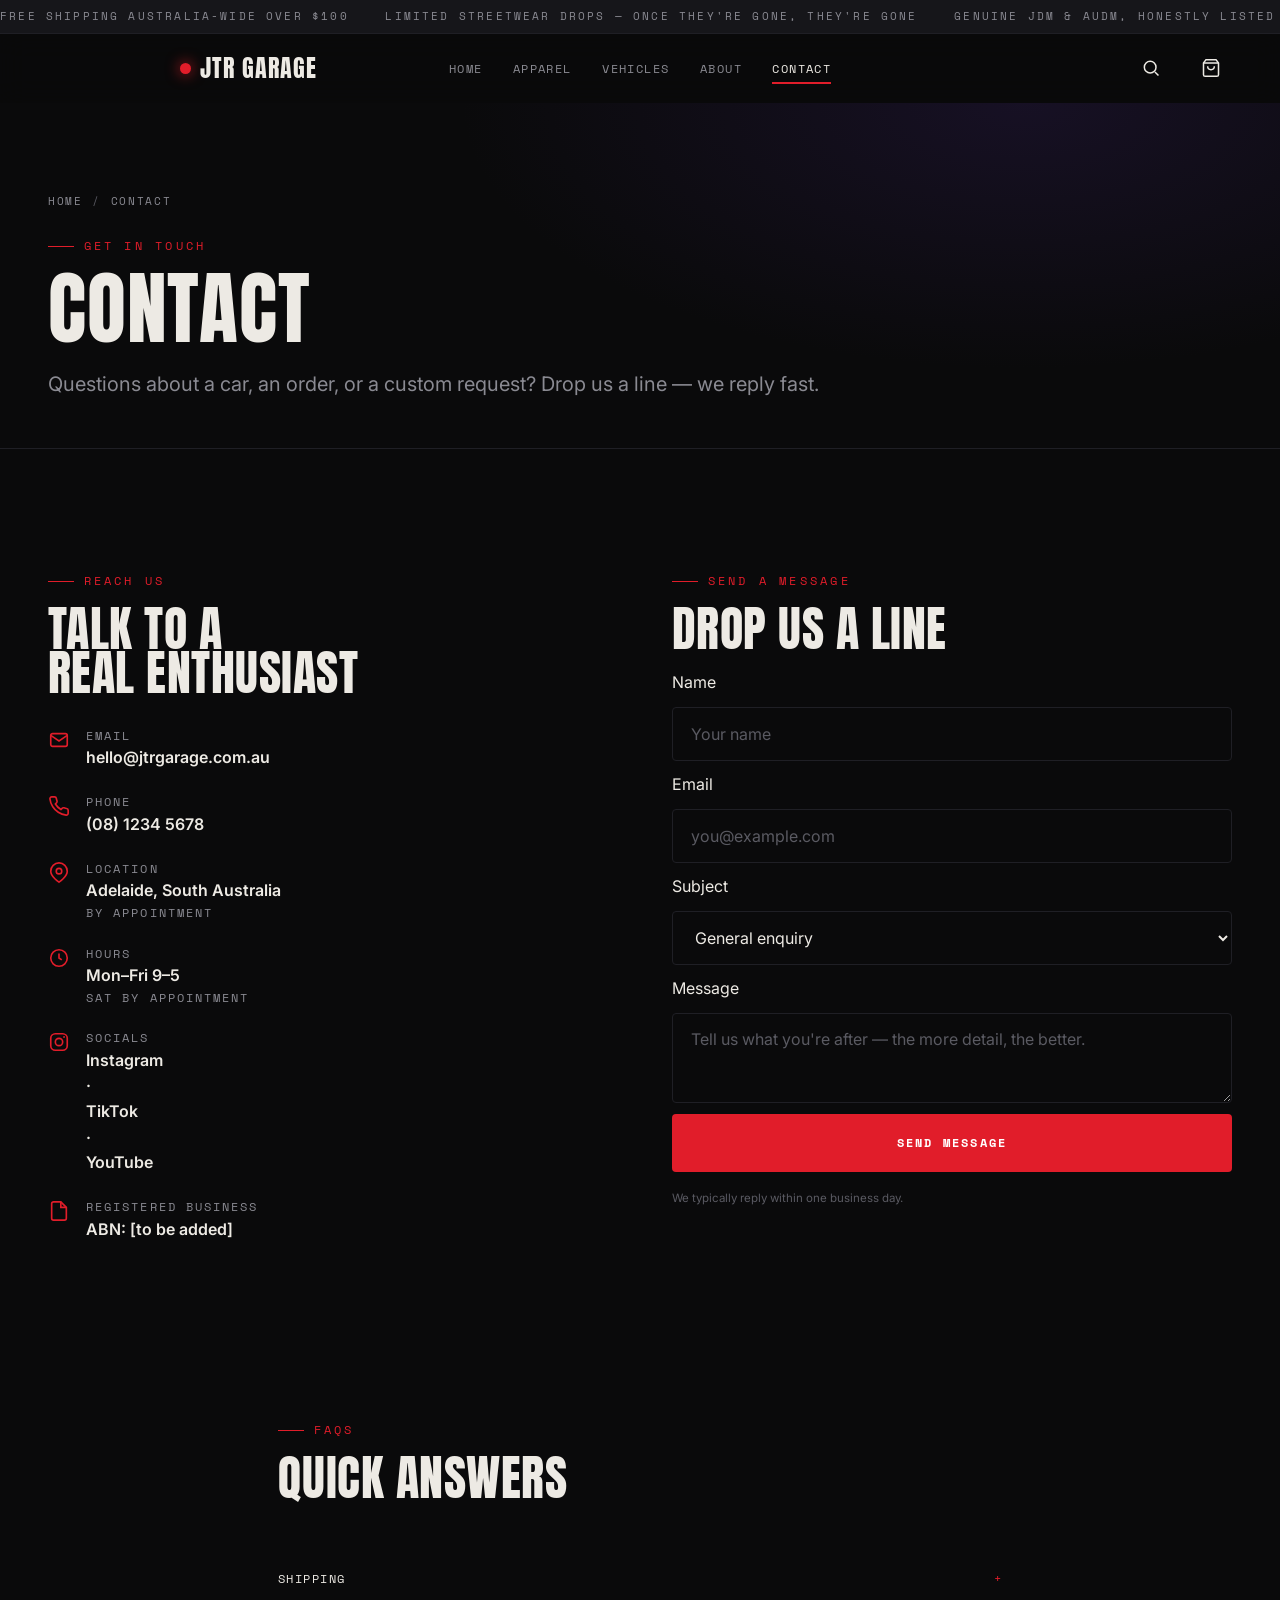
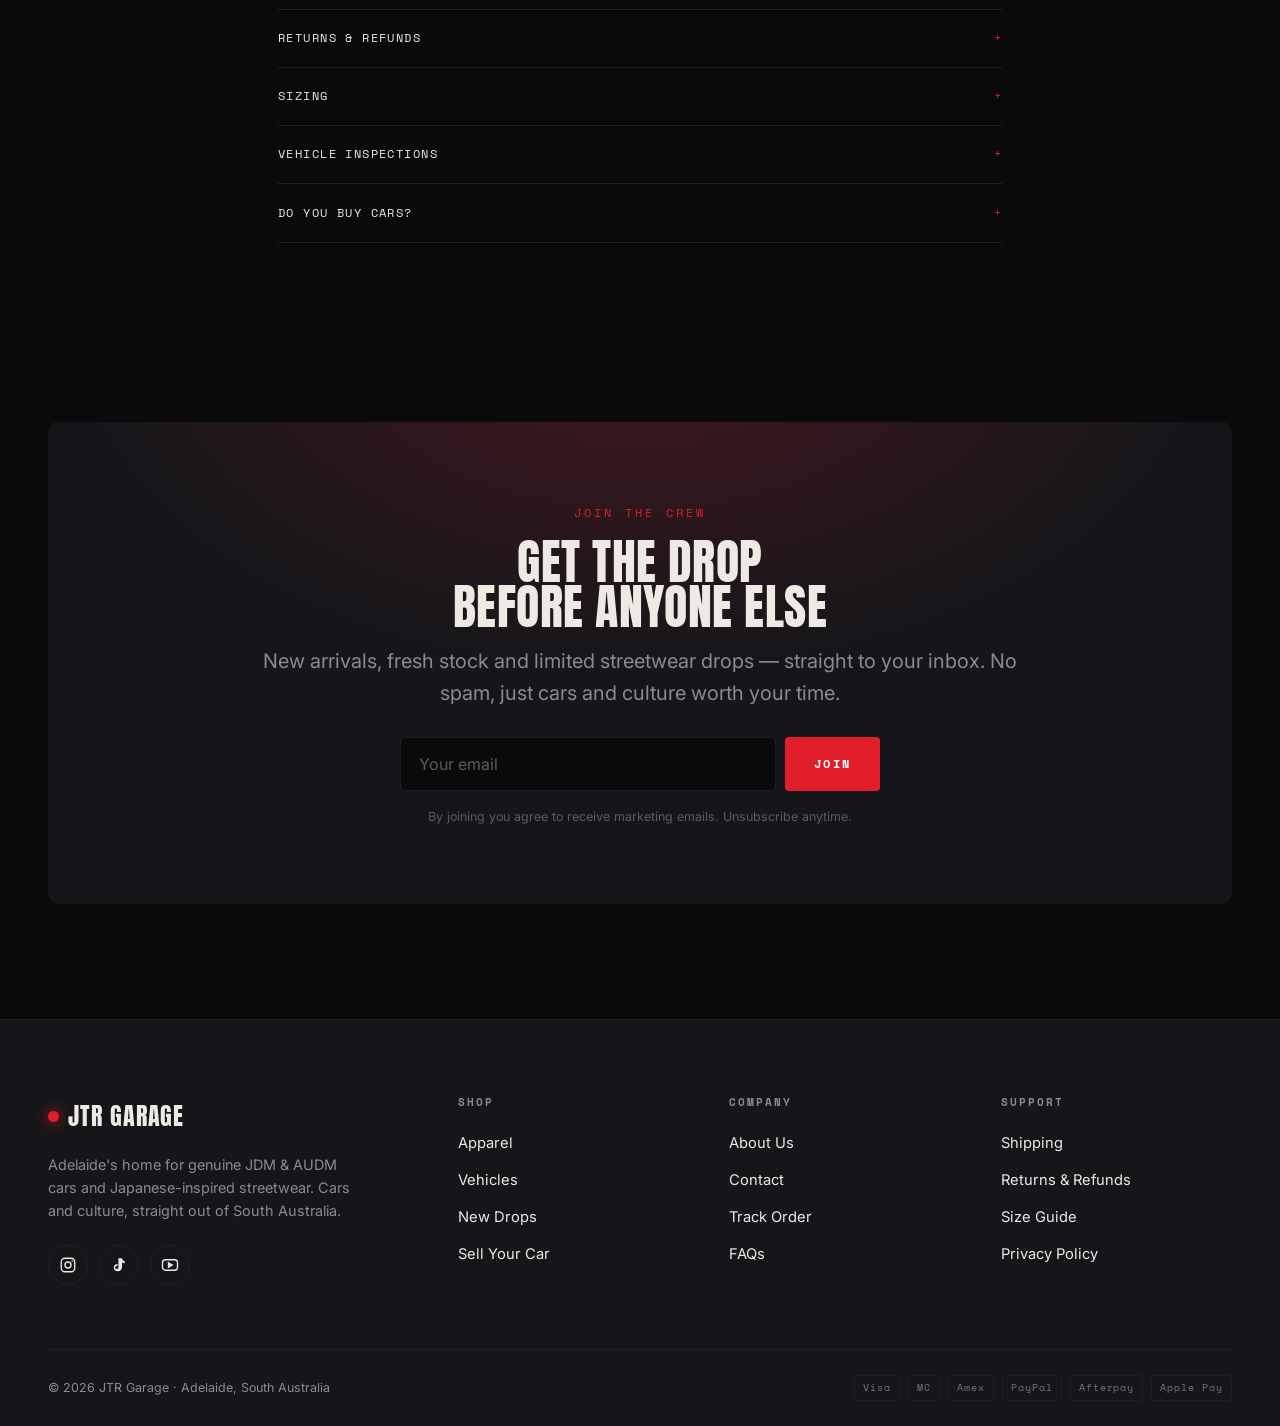
<file: contact.html>
<!doctype html>
<html lang="en-AU">
<head>
  <meta charset="utf-8">
  <meta name="viewport" content="width=device-width, initial-scale=1">
  <title>Contact — JTR Garage | Adelaide JDM & AUDM Cars + Streetwear</title>
  <meta name="description" content="Questions about a car, an order, or a custom request? Get in touch with JTR Garage in Adelaide — we reply fast. Shipping, returns, sizing and vehicle enquiries.">
  <link rel="canonical" href="https://jtr-garage.myshopify.com/pages/contact">
  <meta name="theme-color" content="#0a0a0b">

  <!-- Open Graph -->
  <meta property="og:type" content="website">
  <meta property="og:site_name" content="JTR Garage">
  <meta property="og:title" content="Contact JTR Garage — Adelaide, South Australia">
  <meta property="og:description" content="Questions about a car, an order, or a custom request? Drop us a line — we reply fast.">
  <meta property="og:image" content="https://cdn.shopify.com/s/files/1/0996/3821/5027/files/IMG_1410.heic?v=1778759772&width=1200">
  <meta name="twitter:card" content="summary_large_image">

  <link rel="preconnect" href="https://fonts.googleapis.com">
  <link rel="preconnect" href="https://fonts.gstatic.com" crossorigin>
  <link rel="preconnect" href="https://cdn.shopify.com" crossorigin>
  <link href="https://fonts.googleapis.com/css2?family=Anton&family=Inter:wght@400;500;600;700&family=Space+Mono:wght@400;700&display=swap" rel="stylesheet">
  <link rel="stylesheet" href="assets/css/styles.css">

  <script type="application/ld+json">
  {
    "@context": "https://schema.org",
    "@type": "ContactPage",
    "name": "Contact JTR Garage",
    "url": "https://jtr-garage.myshopify.com/pages/contact",
    "publisher": {
      "@type": "Organization",
      "name": "JTR Garage",
      "url": "https://jtr-garage.myshopify.com/",
      "email": "hello@jtrgarage.com.au",
      "telephone": "+61812345678",
      "address": { "@type": "PostalAddress", "addressLocality": "Adelaide", "addressRegion": "SA", "addressCountry": "AU" }
    }
  }
  </script>
  <script src="assets/js/app.js" defer></script>
</head>
<body>
  <a class="skip-link" href="#main">Skip to content</a>

  <!-- Announcement -->
  <div class="announce" aria-label="Store announcements">
    <div class="announce__track" aria-hidden="true">
      <span>Free shipping Australia-wide over $100&nbsp;&nbsp;&nbsp;&nbsp;Limited streetwear drops — once they're gone, they're gone&nbsp;&nbsp;&nbsp;&nbsp;Genuine JDM & AUDM, honestly listed&nbsp;&nbsp;&nbsp;&nbsp;Adelaide-built</span>
      <span>Free shipping Australia-wide over $100&nbsp;&nbsp;&nbsp;&nbsp;Limited streetwear drops — once they're gone, they're gone&nbsp;&nbsp;&nbsp;&nbsp;Genuine JDM & AUDM, honestly listed&nbsp;&nbsp;&nbsp;&nbsp;Adelaide-built</span>
    </div>
  </div>

  <!-- Header -->
  <header class="site-header">
    <div class="container nav">
      <button class="nav__toggle" aria-expanded="false" aria-controls="navMenu" aria-label="Open menu"><span></span></button>
      <a class="brand" href="index.html" aria-label="JTR Garage home"><span class="dot" aria-hidden="true"></span>JTR Garage</a>
      <nav class="nav__menu" id="navMenu" aria-label="Primary">
        <ul class="nav__links">
          <li><a href="index.html">Home</a></li>
          <li><a href="apparel.html">Apparel</a></li>
          <li><a href="vehicles.html">Vehicles</a></li>
          <li><a href="about.html">About</a></li>
          <li><a href="contact.html" aria-current="page">Contact</a></li>
        </ul>
      </nav>
      <div class="nav__actions">
        <a class="nav__icon" href="contact.html" aria-label="Search">
          <svg viewBox="0 0 24 24" fill="none" stroke="currentColor" stroke-width="1.8" aria-hidden="true"><circle cx="11" cy="11" r="7"/><path d="m21 21-4.3-4.3"/></svg>
        </a>
        <button class="nav__icon" data-cart-open aria-label="Open bag">
          <svg viewBox="0 0 24 24" fill="none" stroke="currentColor" stroke-width="1.8" aria-hidden="true"><path d="M6 2 3 6v14a2 2 0 0 0 2 2h14a2 2 0 0 0 2-2V6l-3-4z"/><path d="M3 6h18"/><path d="M16 10a4 4 0 0 1-8 0"/></svg>
          <span class="cart-count" aria-hidden="true">0</span>
        </button>
      </div>
    </div>
  </header>

  <main id="main">
    <!-- PAGE HERO -->
    <section class="page-hero">
      <div class="page-hero__bg" aria-hidden="true"></div>
      <div class="container">
        <nav class="breadcrumb" aria-label="Breadcrumb">
          <a href="index.html">Home</a><span class="sep" aria-hidden="true">/</span><span>Contact</span>
        </nav>
        <p class="eyebrow">Get in touch</p>
        <h1 class="h-lg" style="margin-top:1rem">Contact</h1>
        <p class="lede" style="margin-top:1.4rem">Questions about a car, an order, or a custom request? Drop us a line — we reply fast.</p>
      </div>
    </section>

    <!-- INFO GRID -->
    <section class="section" aria-labelledby="reach-h">
      <div class="container">
        <h2 class="visually-hidden" id="reach-h">Contact details and enquiry form</h2>
        <div class="info-grid">
          <!-- LEFT: details -->
          <div>
            <p class="eyebrow">Reach us</p>
            <h2 class="h-md" style="margin-top:1rem">Talk to a<br>real enthusiast</h2>
            <div class="contact-list">
              <a href="mailto:hello@jtrgarage.com.au">
                <svg viewBox="0 0 24 24" fill="none" stroke="currentColor" stroke-width="1.8" aria-hidden="true"><rect x="3" y="5" width="18" height="14" rx="2"/><path d="m3 7 9 6 9-6"/></svg>
                <span><span class="mono">Email</span><strong>hello@jtrgarage.com.au</strong></span>
              </a>
              <a href="tel:+61812345678">
                <svg viewBox="0 0 24 24" fill="none" stroke="currentColor" stroke-width="1.8" aria-hidden="true"><path d="M22 16.9v3a2 2 0 0 1-2.2 2 19.8 19.8 0 0 1-8.6-3.1 19.5 19.5 0 0 1-6-6A19.8 19.8 0 0 1 2.1 4.2 2 2 0 0 1 4.1 2h3a2 2 0 0 1 2 1.7c.1.9.4 1.8.7 2.7a2 2 0 0 1-.5 2.1L8.1 9.8a16 16 0 0 0 6 6l1.3-1.3a2 2 0 0 1 2.1-.5c.9.3 1.8.6 2.7.7a2 2 0 0 1 1.8 2z"/></svg>
                <span><span class="mono">Phone</span><strong>(08) 1234 5678</strong></span>
              </a>
              <div>
                <svg viewBox="0 0 24 24" fill="none" stroke="currentColor" stroke-width="1.8" aria-hidden="true"><path d="M21 10c0 6-9 12-9 12S3 16 3 10a9 9 0 0 1 18 0z"/><circle cx="12" cy="10" r="3"/></svg>
                <span><span class="mono">Location</span><strong>Adelaide, South Australia</strong><span class="mono">By appointment</span></span>
              </div>
              <div>
                <svg viewBox="0 0 24 24" fill="none" stroke="currentColor" stroke-width="1.8" aria-hidden="true"><circle cx="12" cy="12" r="9"/><path d="M12 7v5l3 2"/></svg>
                <span><span class="mono">Hours</span><strong>Mon–Fri 9–5</strong><span class="mono">Sat by appointment</span></span>
              </div>
              <div>
                <svg viewBox="0 0 24 24" fill="none" stroke="currentColor" stroke-width="1.8" aria-hidden="true"><rect x="3" y="3" width="18" height="18" rx="5"/><circle cx="12" cy="12" r="4"/><circle cx="17.5" cy="6.5" r="1" fill="currentColor" stroke="none"/></svg>
                <span><span class="mono">Socials</span>
                  <strong><a href="https://www.instagram.com/jtrgarage" rel="noopener" target="_blank">Instagram</a> · <a href="https://www.tiktok.com/@jtrgarage" rel="noopener" target="_blank">TikTok</a> · <a href="https://www.youtube.com/@jtrgarage" rel="noopener" target="_blank">YouTube</a></strong>
                </span>
              </div>
              <div>
                <svg viewBox="0 0 24 24" fill="none" stroke="currentColor" stroke-width="1.8" aria-hidden="true"><path d="M14 2H6a2 2 0 0 0-2 2v16a2 2 0 0 0 2 2h12a2 2 0 0 0 2-2V8z"/><path d="M14 2v6h6"/></svg>
                <span><span class="mono">Registered business</span><strong>ABN: [to be added]</strong></span>
              </div>
            </div>
          </div>

          <!-- RIGHT: form -->
          <div>
            <p class="eyebrow">Send a message</p>
            <h2 class="h-md" style="margin-top:1rem">Drop us a line</h2>
            <form class="form-row" data-demo data-success="Thanks — we'll get back to you shortly." novalidate>
              <label for="c-name">Name</label>
              <input class="field" id="c-name" name="name" type="text" placeholder="Your name" required autocomplete="name">

              <label for="c-email">Email</label>
              <input class="field" id="c-email" name="email" type="email" placeholder="you@example.com" required autocomplete="email">

              <label for="c-subject">Subject</label>
              <select class="field" id="c-subject" name="subject" autocomplete="off">
                <option>General enquiry</option>
                <option>Vehicle enquiry</option>
                <option>Order support</option>
                <option>Sell my car</option>
                <option>Wholesale</option>
              </select>

              <label for="c-message">Message</label>
              <textarea class="field" id="c-message" name="message" placeholder="Tell us what you're after — the more detail, the better." required></textarea>

              <button class="btn btn--block btn--lg" type="submit">Send Message</button>
              <p class="drawer__note" style="text-align:left;margin-top:0.4rem">We typically reply within one business day.</p>
            </form>
          </div>
        </div>
      </div>
    </section>

    <!-- FAQ -->
    <section class="section section--tight" aria-labelledby="faq-h">
      <div class="container" style="max-width:820px">
        <div class="section-head">
          <p class="eyebrow">FAQs</p>
          <h2 class="h-md" id="faq-h">Quick answers</h2>
        </div>
        <details class="acc">
          <summary class="acc__head">Shipping <span class="pm" aria-hidden="true">+</span></summary>
          <div class="acc__body">Free shipping Australia-wide on apparel orders over $100. Everything ships from our base in Adelaide, with tracking sent to your email once it's on the way. Most metro orders land within a few business days.</div>
        </details>
        <details class="acc">
          <summary class="acc__head">Returns &amp; refunds <span class="pm" aria-hidden="true">+</span></summary>
          <div class="acc__body">We offer 30-day returns on unworn apparel with tags attached, on top of your rights under the Australian Consumer Law. If something's faulty or not as described, we'll sort it out properly — just get in touch and we'll make it right.</div>
        </details>
        <details class="acc">
          <summary class="acc__head">Sizing <span class="pm" aria-hidden="true">+</span></summary>
          <div class="acc__body">Our tees and hoodies are cut for an oversized, street fit. If you prefer a regular fit, size down one. Specific measurements are listed on each product page — when in doubt, send us a message and we'll point you the right way.</div>
        </details>
        <details class="acc">
          <summary class="acc__head">Vehicle inspections <span class="pm" aria-hidden="true">+</span></summary>
          <div class="acc__body">Inspections are welcome by appointment here in Adelaide — bring your mechanic, bring a mate, have a proper look. Interstate buyer? No worries. We can arrange transport Australia-wide and walk you through every detail beforehand.</div>
        </details>
        <details class="acc">
          <summary class="acc__head">Do you buy cars? <span class="pm" aria-hidden="true">+</span></summary>
          <div class="acc__body">Yes — if you've got the right kind of JDM or AUDM metal, we'd love to hear about it. Use the contact form above and choose "Sell my car" as the subject. Tell us the chassis, the history and where it's at, and we'll be in touch.</div>
        </details>
      </div>
    </section>

    <!-- NEWSLETTER -->
    <section class="section" aria-labelledby="nl-h">
      <div class="container">
        <div class="newsletter reveal">
          <p class="eyebrow center" style="justify-content:center">Join the Crew</p>
          <h2 class="h-md" id="nl-h" style="margin-top:1rem">Get the Drop<br>Before Anyone Else</h2>
          <p class="lede" style="margin:1rem auto 0">New arrivals, fresh stock and limited streetwear drops — straight to your inbox. No spam, just cars and culture worth your time.</p>
          <form class="newsletter__form" data-demo data-success="You're on the list — welcome to the crew.">
            <label class="visually-hidden" for="nl-email">Email address</label>
            <input class="field" id="nl-email" type="email" name="email" placeholder="Your email" required autocomplete="email">
            <button class="btn" type="submit">Join</button>
          </form>
          <small>By joining you agree to receive marketing emails. Unsubscribe anytime.</small>
        </div>
      </div>
    </section>
  </main>

  <!-- FOOTER -->
  <footer class="site-footer">
    <div class="container">
      <div class="footer__grid">
        <div class="footer__brand">
          <a class="brand" href="index.html"><span class="dot" aria-hidden="true"></span>JTR Garage</a>
          <p>Adelaide's home for genuine JDM &amp; AUDM cars and Japanese-inspired streetwear. Cars and culture, straight out of South Australia.</p>
          <div class="socials">
            <a href="https://www.instagram.com/jtrgarage" aria-label="Instagram" rel="noopener" target="_blank"><svg viewBox="0 0 24 24" fill="none" stroke="currentColor" stroke-width="1.8"><rect x="3" y="3" width="18" height="18" rx="5"/><circle cx="12" cy="12" r="4"/><circle cx="17.5" cy="6.5" r="1" fill="currentColor" stroke="none"/></svg></a>
            <a href="https://www.tiktok.com/@jtrgarage" aria-label="TikTok" rel="noopener" target="_blank"><svg viewBox="0 0 24 24" fill="currentColor"><path d="M16 3c.3 2.1 1.5 3.6 3.6 3.9v2.6c-1.3.1-2.5-.3-3.6-1v6.1c0 3.3-2.4 5.6-5.5 5.6S5 18 5 15.2c0-2.8 2.3-4.8 5-4.6v2.7c-.4-.1-.9-.2-1.3-.1-1.1.2-1.9 1.1-1.8 2.3.1 1.1 1 1.9 2.1 1.9 1.3 0 2.2-1 2.2-2.5V3z"/></svg></a>
            <a href="https://www.youtube.com/@jtrgarage" aria-label="YouTube" rel="noopener" target="_blank"><svg viewBox="0 0 24 24" fill="none" stroke="currentColor" stroke-width="1.8"><rect x="2" y="5" width="20" height="14" rx="4"/><path d="m10 9 5 3-5 3z" fill="currentColor"/></svg></a>
          </div>
        </div>
        <div class="footer__col">
          <h4>Shop</h4>
          <a href="apparel.html">Apparel</a>
          <a href="vehicles.html">Vehicles</a>
          <a href="apparel.html">New Drops</a>
          <a href="vehicles.html">Sell Your Car</a>
        </div>
        <div class="footer__col">
          <h4>Company</h4>
          <a href="about.html">About Us</a>
          <a href="contact.html">Contact</a>
          <a href="contact.html">Track Order</a>
          <a href="contact.html">FAQs</a>
        </div>
        <div class="footer__col">
          <h4>Support</h4>
          <a href="contact.html">Shipping</a>
          <a href="contact.html">Returns &amp; Refunds</a>
          <a href="contact.html">Size Guide</a>
          <a href="contact.html">Privacy Policy</a>
        </div>
      </div>
      <div class="footer__bar">
        <p>© <span data-year>2026</span> JTR Garage · Adelaide, South Australia</p>
        <div class="pay" aria-label="Accepted payments">
          <span>Visa</span><span>MC</span><span>Amex</span><span>PayPal</span><span>Afterpay</span><span>Apple Pay</span>
        </div>
      </div>
    </div>
  </footer>

  <!-- Cart drawer -->
  <div class="overlay" id="overlay" aria-hidden="true"></div>
  <aside class="drawer" id="cartDrawer" aria-label="Shopping bag" aria-hidden="true">
    <div class="drawer__head">
      <h3>Your Bag</h3>
      <button class="drawer__close" data-cart-close aria-label="Close bag">
        <svg viewBox="0 0 24 24" fill="none" stroke="currentColor" stroke-width="1.8"><path d="M18 6 6 18M6 6l12 12"/></svg>
      </button>
    </div>
    <div class="drawer__body" id="cartBody"></div>
    <div class="drawer__foot">
      <div class="drawer__total"><span class="mono">Subtotal</span><span class="amt" id="cartTotal">$0.00</span></div>
      <a class="btn btn--block btn--lg" href="contact.html">Checkout</a>
      <p class="drawer__note">Secure checkout · Free AU shipping over $100</p>
    </div>
  </aside>
</body>
</html>
</file>
<file: assets/css/styles.css>
/* ==========================================================================
   JTR GARAGE — Design System
   Aesthetic: dark, minimalist "techwear" canvas + one weaponised JDM accent.
   Type: Anton (display) · Inter (body) · Space Mono (technical labels)
   ========================================================================== */

/* ---- Design tokens ------------------------------------------------------ */
:root {
  /* Core palette */
  --sumi:      #0a0a0b;   /* page background — near-black ink              */
  --graphite:  #16161a;   /* raised surfaces / cards                       */
  --graphite-2:#1f1f25;   /* hover / borders on dark                       */
  --bone:      #edeae4;   /* primary text — warm off-white                 */
  --ash:       #8a8a92;   /* muted text, captions, metadata                */
  --ash-dim:   #5a5a62;   /* faint dividers                                 */
  --red:       #e11d2a;   /* THE accent — CTAs, tags, links, the dot       */
  --red-hot:   #ff2b39;   /* hover state for the accent                    */
  --purple:    #2a1a4a;   /* R34 Midnight Purple — seasonal/secondary      */
  --white:     #f4f2ed;   /* championship white for inverted sections      */
  --good:      #35c46b;   /* in-stock / success                            */

  /* Type */
  --f-display: 'Anton', 'Arial Narrow', sans-serif;
  --f-body:    'Inter', system-ui, -apple-system, 'Segoe UI', sans-serif;
  --f-mono:    'Space Mono', ui-monospace, 'SFMono-Regular', monospace;

  /* Scale */
  --container: 1280px;
  --gutter: clamp(1rem, 4vw, 3rem);
  --radius: 4px;
  --radius-lg: 10px;

  /* Motion */
  --ease: cubic-bezier(0.22, 1, 0.36, 1);
  --t-fast: 0.18s var(--ease);
  --t-med: 0.35s var(--ease);

  /* Elevation */
  --shadow: 0 10px 40px -12px rgba(0, 0, 0, 0.7);
  --header-h: 68px;
}

/* ---- Reset -------------------------------------------------------------- */
*, *::before, *::after { box-sizing: border-box; }
* { margin: 0; }
html { -webkit-text-size-adjust: 100%; scroll-behavior: smooth; }
body {
  background: var(--sumi);
  color: var(--bone);
  font-family: var(--f-body);
  font-size: 16px;
  line-height: 1.6;
  -webkit-font-smoothing: antialiased;
  text-rendering: optimizeLegibility;
  overflow-x: hidden;
}
img, picture, svg, video { display: block; max-width: 100%; height: auto; }
a { color: inherit; text-decoration: none; }
button { font: inherit; color: inherit; cursor: pointer; background: none; border: 0; }
input, textarea, select { font: inherit; color: inherit; }
ul, ol { list-style: none; padding: 0; }
:focus-visible { outline: 2px solid var(--red); outline-offset: 3px; border-radius: 2px; }

/* ---- Typography --------------------------------------------------------- */
h1, h2, h3, h4 { font-family: var(--f-display); font-weight: 400; line-height: 0.92; letter-spacing: 0.01em; text-transform: uppercase; }
.h-xl  { font-size: clamp(3rem, 11vw, 9rem); }
.h-lg  { font-size: clamp(2.4rem, 7vw, 5rem); }
.h-md  { font-size: clamp(1.8rem, 4.5vw, 3rem); }
.h-sm  { font-size: clamp(1.4rem, 3vw, 2rem); }
.lede  { font-size: clamp(1.05rem, 1.6vw, 1.25rem); color: var(--ash); max-width: 60ch; }

/* technical / spec label */
.mono { font-family: var(--f-mono); font-size: 0.72rem; letter-spacing: 0.18em; text-transform: uppercase; }
.eyebrow { font-family: var(--f-mono); font-size: 0.72rem; letter-spacing: 0.28em; text-transform: uppercase; color: var(--red); display: inline-flex; align-items: center; gap: 0.6rem; }
.eyebrow::before { content: ""; width: 26px; height: 1px; background: var(--red); }
.eyebrow.center::before { display: none; }

.accent { color: var(--red); }
.text-ash { color: var(--ash); }

/* ---- Layout ------------------------------------------------------------- */
.container { width: 100%; max-width: var(--container); margin-inline: auto; padding-inline: var(--gutter); }
.section { padding-block: clamp(3.5rem, 9vw, 8rem); }
.section--tight { padding-block: clamp(2.5rem, 5vw, 4rem); }
.divider { height: 1px; background: linear-gradient(90deg, transparent, var(--graphite-2) 20%, var(--graphite-2) 80%, transparent); border: 0; }
.stack > * + * { margin-top: 1.25rem; }
.section-head { display: flex; flex-direction: column; gap: 1rem; margin-bottom: clamp(2rem, 4vw, 3.5rem); }
.section-head.center { align-items: center; text-align: center; }
.skip-link { position: absolute; left: -9999px; top: 0; z-index: 200; background: var(--red); color: #fff; padding: 0.75rem 1.25rem; font-weight: 600; }
.skip-link:focus { left: 0; }

/* ---- Buttons ------------------------------------------------------------ */
.btn {
  --btn-bg: var(--red); --btn-fg: #fff;
  display: inline-flex; align-items: center; justify-content: center; gap: 0.6rem;
  min-height: 50px; padding: 0 1.8rem;
  background: var(--btn-bg); color: var(--btn-fg);
  font-family: var(--f-mono); font-size: 0.78rem; font-weight: 700; letter-spacing: 0.18em; text-transform: uppercase;
  border-radius: var(--radius); position: relative; overflow: hidden;
  transition: transform var(--t-fast), background var(--t-fast), box-shadow var(--t-fast);
}
.btn:hover { background: var(--red-hot); transform: translateY(-2px); box-shadow: 0 12px 30px -10px rgba(225, 29, 42, 0.6); }
.btn:active { transform: translateY(0); }
.btn--ghost { --btn-bg: transparent; --btn-fg: var(--bone); border: 1px solid var(--graphite-2); }
.btn--ghost:hover { --btn-bg: var(--bone); --btn-fg: var(--sumi); border-color: var(--bone); box-shadow: none; }
.btn--light { --btn-bg: var(--bone); --btn-fg: var(--sumi); }
.btn--light:hover { background: #fff; box-shadow: 0 12px 30px -10px rgba(0,0,0,0.5); }
.btn--block { width: 100%; }
.btn--lg { min-height: 58px; padding-inline: 2.4rem; }
.btn .arrow { transition: transform var(--t-fast); }
.btn:hover .arrow { transform: translateX(4px); }

.link-arrow { font-family: var(--f-mono); font-size: 0.78rem; letter-spacing: 0.14em; text-transform: uppercase; display: inline-flex; align-items: center; gap: 0.55rem; color: var(--bone); transition: gap var(--t-fast), color var(--t-fast); }
.link-arrow:hover { color: var(--red); gap: 0.9rem; }

/* ---- Badges ------------------------------------------------------------- */
.badge { display: inline-flex; align-items: center; gap: 0.4rem; font-family: var(--f-mono); font-size: 0.62rem; letter-spacing: 0.16em; text-transform: uppercase; padding: 0.3rem 0.6rem; border-radius: 100px; }
.badge--new { background: var(--red); color: #fff; }
.badge--sold { background: var(--graphite-2); color: var(--ash); }
.badge--stock { color: var(--good); }
.badge--stock::before { content: ""; width: 7px; height: 7px; border-radius: 50%; background: var(--good); box-shadow: 0 0 0 3px rgba(53, 196, 107, 0.18); }

/* ==========================================================================
   HEADER / NAV
   ========================================================================== */
.announce { background: var(--graphite); border-bottom: 1px solid var(--graphite-2); overflow: hidden; }
.announce__track { display: flex; gap: 3rem; white-space: nowrap; padding-block: 0.5rem; animation: marquee 28s linear infinite; will-change: transform; }
.announce__track span { font-family: var(--f-mono); font-size: 0.68rem; letter-spacing: 0.2em; text-transform: uppercase; color: var(--ash); display: inline-flex; align-items: center; gap: 3rem; }
.announce__track span::after { content: "●"; color: var(--red); font-size: 0.5rem; }
@keyframes marquee { to { transform: translateX(-50%); } }

.site-header { position: sticky; top: 0; z-index: 100; background: rgba(10,10,11,0.72); backdrop-filter: blur(14px); -webkit-backdrop-filter: blur(14px); border-bottom: 1px solid transparent; transition: border-color var(--t-med), background var(--t-med); }
.site-header.scrolled { background: rgba(10,10,11,0.92); border-bottom-color: var(--graphite-2); }
.nav { height: var(--header-h); display: grid; grid-template-columns: 1fr auto 1fr; align-items: center; }
.nav__menu { display: flex; align-items: center; gap: 2rem; }
.nav__links { display: flex; gap: 1.9rem; }
.nav__links a { font-family: var(--f-mono); font-size: 0.74rem; letter-spacing: 0.12em; text-transform: uppercase; color: var(--ash); position: relative; padding-block: 0.4rem; transition: color var(--t-fast); }
.nav__links a::after { content: ""; position: absolute; left: 0; bottom: 0; width: 0; height: 1.5px; background: var(--red); transition: width var(--t-fast); }
.nav__links a:hover, .nav__links a[aria-current="page"] { color: var(--bone); }
.nav__links a:hover::after, .nav__links a[aria-current="page"]::after { width: 100%; }
.nav__actions { display: flex; align-items: center; gap: 1.1rem; justify-self: end; }
.nav__icon { width: 42px; height: 42px; display: inline-flex; align-items: center; justify-content: center; border-radius: 50%; color: var(--bone); transition: background var(--t-fast), color var(--t-fast); position: relative; }
.nav__icon:hover { background: var(--graphite); color: var(--red); }
.nav__icon svg { width: 20px; height: 20px; }
.cart-count { position: absolute; top: 2px; right: 2px; min-width: 17px; height: 17px; padding: 0 4px; background: var(--red); color: #fff; font-family: var(--f-mono); font-size: 0.6rem; font-weight: 700; border-radius: 100px; display: grid; place-items: center; transform: scale(0); transition: transform var(--t-fast); }
.cart-count.has-items { transform: scale(1); }

/* Brand wordmark */
.brand { justify-self: center; display: inline-flex; align-items: center; gap: 0.55rem; font-family: var(--f-display); font-size: 1.5rem; letter-spacing: 0.04em; text-transform: uppercase; color: var(--bone); }
.brand .dot { width: 11px; height: 11px; border-radius: 50%; background: var(--red); box-shadow: 0 0 14px 1px rgba(225,29,42,0.7); flex: none; }
.brand small { font-family: var(--f-mono); font-size: 0.5rem; letter-spacing: 0.22em; color: var(--ash); align-self: flex-end; margin-bottom: 0.28rem; }

.nav__toggle { display: none; width: 42px; height: 42px; align-items: center; justify-content: center; }
.nav__toggle span { position: relative; width: 22px; height: 2px; background: var(--bone); transition: background var(--t-fast); }
.nav__toggle span::before, .nav__toggle span::after { content: ""; position: absolute; left: 0; width: 22px; height: 2px; background: var(--bone); transition: transform var(--t-fast); }
.nav__toggle span::before { top: -7px; } .nav__toggle span::after { top: 7px; }
.nav__toggle[aria-expanded="true"] span { background: transparent; }
.nav__toggle[aria-expanded="true"] span::before { transform: translateY(7px) rotate(45deg); }
.nav__toggle[aria-expanded="true"] span::after { transform: translateY(-7px) rotate(-45deg); }

/* ==========================================================================
   HERO
   ========================================================================== */
.hero { position: relative; min-height: calc(100svh - var(--header-h)); display: flex; align-items: flex-end; overflow: hidden; padding-bottom: clamp(2.5rem, 6vw, 5rem); }
.hero__bg { position: absolute; inset: 0; z-index: -2; background:
  radial-gradient(120% 90% at 80% 10%, rgba(42,26,74,0.55), transparent 60%),
  radial-gradient(90% 70% at 10% 90%, rgba(225,29,42,0.18), transparent 55%),
  var(--sumi); }
.hero__grid { position: absolute; inset: 0; z-index: -1; background-image: linear-gradient(rgba(138,138,146,0.06) 1px, transparent 1px), linear-gradient(90deg, rgba(138,138,146,0.06) 1px, transparent 1px); background-size: 64px 64px; -webkit-mask-image: radial-gradient(80% 60% at 50% 60%, #000, transparent); mask-image: radial-gradient(80% 60% at 50% 60%, #000, transparent); }
.hero__noise { position: absolute; inset: 0; z-index: -1; opacity: 0.5; pointer-events: none; mix-blend-mode: overlay;
  background-image: url("data:image/svg+xml,%3Csvg xmlns='http://www.w3.org/2000/svg' width='160' height='160'%3E%3Cfilter id='n'%3E%3CfeTurbulence type='fractalNoise' baseFrequency='0.85' numOctaves='2'/%3E%3C/filter%3E%3Crect width='100%25' height='100%25' filter='url(%23n)' opacity='0.5'/%3E%3C/svg%3E"); }
.hero__inner { width: 100%; }
.hero__chassis { font-family: var(--f-mono); font-size: 0.7rem; letter-spacing: 0.3em; color: var(--ash); text-transform: uppercase; margin-bottom: 1.5rem; display: flex; gap: 1.2rem; flex-wrap: wrap; align-items: center; }
.hero__chassis .accent { color: var(--red); }
.hero h1 { margin-block: 0.2rem; }
.hero h1 .line { display: block; }
.hero h1 .outline { -webkit-text-stroke: 1.5px var(--bone); color: transparent; }
.hero__sub { margin-top: 1.6rem; max-width: 46ch; }
.hero__cta { margin-top: 2.4rem; display: flex; flex-wrap: wrap; gap: 1rem; }
.hero__meta { position: absolute; right: var(--gutter); bottom: clamp(2.5rem,6vw,5rem); text-align: right; display: none; }
.hero__meta .num { font-family: var(--f-display); font-size: 2.6rem; line-height: 1; }
.scroll-cue { position: absolute; left: 50%; bottom: 1.4rem; transform: translateX(-50%); writing-mode: vertical-rl; font-family: var(--f-mono); font-size: 0.6rem; letter-spacing: 0.3em; color: var(--ash-dim); text-transform: uppercase; }

/* ==========================================================================
   SPLIT WORLDS (Streetwear / Garage)
   ========================================================================== */
.worlds { display: grid; grid-template-columns: 1fr 1fr; gap: 1px; background: var(--graphite-2); }
.world { position: relative; min-height: 64vh; display: flex; align-items: flex-end; padding: clamp(1.5rem, 4vw, 3rem); overflow: hidden; background: var(--graphite); isolation: isolate; }
.world__media { position: absolute; inset: 0; z-index: -1; transition: transform 0.7s var(--ease); }
.world:hover .world__media { transform: scale(1.05); }
.world::after { content: ""; position: absolute; inset: 0; z-index: -1; background: linear-gradient(180deg, transparent 30%, rgba(10,10,11,0.5) 60%, rgba(10,10,11,0.92)); }
.world__media img { width: 100%; height: 100%; object-fit: cover; filter: grayscale(0.25) contrast(1.05); }
.world__num { position: absolute; top: clamp(1.5rem,4vw,3rem); left: clamp(1.5rem,4vw,3rem); font-family: var(--f-mono); font-size: 0.7rem; letter-spacing: 0.2em; color: var(--ash); }
.world__body { position: relative; }
.world h3 { font-size: clamp(2rem, 4vw, 3.4rem); }
.world p { color: var(--ash); margin-top: 0.5rem; max-width: 34ch; }
.world .link-arrow { margin-top: 1.4rem; }

/* ==========================================================================
   PRODUCT GRID + CARDS
   ========================================================================== */
.grid { display: grid; gap: clamp(1rem, 2vw, 1.6rem); }
.grid--products { grid-template-columns: repeat(auto-fill, minmax(250px, 1fr)); }
.grid--3 { grid-template-columns: repeat(auto-fill, minmax(280px, 1fr)); }

.card { position: relative; display: flex; flex-direction: column; background: var(--graphite); border: 1px solid transparent; border-radius: var(--radius-lg); overflow: hidden; transition: border-color var(--t-med), transform var(--t-med); }
.card:hover { border-color: var(--graphite-2); transform: translateY(-4px); }
.card__media { position: relative; aspect-ratio: 4 / 5; background: var(--sumi); overflow: hidden; }
.card__media img { width: 100%; height: 100%; object-fit: cover; transition: opacity var(--t-med), transform 0.6s var(--ease); }
.card__media img.alt { position: absolute; inset: 0; opacity: 0; }
.card:hover .card__media img.alt { opacity: 1; }
.card:hover .card__media img.main { transform: scale(1.03); }
.card__tags { position: absolute; top: 0.8rem; left: 0.8rem; display: flex; gap: 0.4rem; z-index: 2; }
.card__quick { position: absolute; left: 0.8rem; right: 0.8rem; bottom: 0.8rem; transform: translateY(120%); opacity: 0; transition: transform var(--t-med), opacity var(--t-med); z-index: 2; }
.card:hover .card__quick { transform: translateY(0); opacity: 1; }
.card__body { padding: 1rem 1.1rem 1.3rem; display: flex; flex-direction: column; gap: 0.35rem; }
.card__type { font-family: var(--f-mono); font-size: 0.62rem; letter-spacing: 0.16em; text-transform: uppercase; color: var(--ash); }
.card__title { font-family: var(--f-body); font-weight: 600; font-size: 0.98rem; letter-spacing: 0.01em; text-transform: none; line-height: 1.3; }
.card__price { font-family: var(--f-mono); font-size: 0.92rem; color: var(--bone); margin-top: 0.2rem; }
.card__price .was { color: var(--ash); text-decoration: line-through; margin-right: 0.5rem; }
.card a.card__link::after { content: ""; position: absolute; inset: 0; z-index: 1; }

/* ==========================================================================
   MARQUEE STRIP (brand statement)
   ========================================================================== */
.strip { border-block: 1px solid var(--graphite-2); overflow: hidden; padding-block: 1.4rem; background: var(--graphite); }
.strip__track { display: flex; gap: 2.5rem; white-space: nowrap; animation: marquee 30s linear infinite; }
.strip__track span { font-family: var(--f-display); font-size: clamp(1.6rem, 3vw, 2.6rem); text-transform: uppercase; color: var(--ash-dim); display: inline-flex; align-items: center; gap: 2.5rem; }
.strip__track span em { color: var(--bone); font-style: normal; }
.strip__track span::after { content: "/"; color: var(--red); }

/* ==========================================================================
   SHOP BY CHASSIS
   ========================================================================== */
.chassis { display: flex; flex-wrap: wrap; gap: 0.8rem; }
.chassis a { font-family: var(--f-display); font-size: 1.4rem; letter-spacing: 0.04em; text-transform: uppercase; padding: 0.7rem 1.3rem; border: 1px solid var(--graphite-2); border-radius: var(--radius); color: var(--ash); transition: color var(--t-fast), border-color var(--t-fast), background var(--t-fast); }
.chassis a:hover { color: var(--bone); border-color: var(--red); background: rgba(225,29,42,0.08); }

/* ==========================================================================
   VALUE PROPS
   ========================================================================== */
.props { display: grid; grid-template-columns: repeat(auto-fit, minmax(230px, 1fr)); gap: 1px; background: var(--graphite-2); border: 1px solid var(--graphite-2); border-radius: var(--radius-lg); overflow: hidden; }
.prop { background: var(--sumi); padding: clamp(1.6rem, 3vw, 2.4rem); transition: background var(--t-med); }
.prop:hover { background: var(--graphite); }
.prop__ico { width: 38px; height: 38px; color: var(--red); margin-bottom: 1.2rem; }
.prop h3 { font-family: var(--f-body); font-weight: 700; text-transform: none; font-size: 1.1rem; letter-spacing: 0; line-height: 1.3; }
.prop p { color: var(--ash); font-size: 0.92rem; margin-top: 0.5rem; }

/* ==========================================================================
   FEATURE / EDITORIAL split
   ========================================================================== */
.feature { display: grid; grid-template-columns: 1fr 1fr; gap: clamp(2rem, 5vw, 4.5rem); align-items: center; }
.feature--flip .feature__media { order: 2; }
.feature__media { position: relative; aspect-ratio: 4/5; border-radius: var(--radius-lg); overflow: hidden; background: var(--graphite); }
.feature__media img { width: 100%; height: 100%; object-fit: cover; }
.feature__media .tag-mono { position: absolute; left: 1rem; bottom: 1rem; }
.feature__body .eyebrow { margin-bottom: 1.2rem; }
.feature__body .stack { margin-top: 1.5rem; }

/* ==========================================================================
   NEWSLETTER
   ========================================================================== */
.newsletter { position: relative; overflow: hidden; background: var(--graphite); border-radius: var(--radius-lg); padding: clamp(2.5rem, 6vw, 5rem); text-align: center; }
.newsletter::before { content: ""; position: absolute; inset: 0; z-index: 0; background: radial-gradient(80% 120% at 50% -20%, rgba(225,29,42,0.22), transparent 60%); }
.newsletter > * { position: relative; }
.newsletter__form { display: flex; gap: 0.6rem; max-width: 480px; margin: 1.8rem auto 0; }
.field { flex: 1; height: 54px; padding: 0 1.1rem; background: var(--sumi); border: 1px solid var(--graphite-2); border-radius: var(--radius); color: var(--bone); transition: border-color var(--t-fast); }
.field::placeholder { color: var(--ash-dim); }
.field:focus { outline: none; border-color: var(--red); }
.newsletter small { display: block; margin-top: 1rem; color: var(--ash-dim); font-size: 0.78rem; }

/* ==========================================================================
   FOOTER
   ========================================================================== */
.site-footer { background: var(--graphite); border-top: 1px solid var(--graphite-2); padding-top: clamp(3rem, 6vw, 5rem); }
.footer__grid { display: grid; grid-template-columns: 1.6fr 1fr 1fr 1fr; gap: 2.5rem; }
.footer__brand .brand { justify-self: start; margin-bottom: 1.1rem; }
.footer__brand p { color: var(--ash); font-size: 0.9rem; max-width: 34ch; }
.footer__col h4 { font-family: var(--f-mono); font-weight: 700; font-size: 0.7rem; letter-spacing: 0.18em; color: var(--ash); margin-bottom: 1.1rem; }
.footer__col a { display: block; color: var(--bone); font-size: 0.92rem; padding-block: 0.42rem; transition: color var(--t-fast); }
.footer__col a:hover { color: var(--red); }
.socials { display: flex; gap: 0.7rem; margin-top: 1.4rem; }
.socials a { width: 40px; height: 40px; display: grid; place-items: center; border: 1px solid var(--graphite-2); border-radius: 50%; color: var(--bone); transition: border-color var(--t-fast), color var(--t-fast), transform var(--t-fast); }
.socials a:hover { color: var(--red); border-color: var(--red); transform: translateY(-3px); }
.socials svg { width: 18px; height: 18px; }
.footer__bar { display: flex; flex-wrap: wrap; gap: 1rem; justify-content: space-between; align-items: center; margin-top: clamp(2.5rem, 5vw, 4rem); padding-block: 1.6rem; border-top: 1px solid var(--graphite-2); }
.footer__bar p, .footer__bar a { color: var(--ash); font-size: 0.78rem; }
.footer__bar a:hover { color: var(--bone); }
.pay { display: flex; gap: 0.5rem; align-items: center; opacity: 0.8; }
.pay span { font-family: var(--f-mono); font-size: 0.6rem; letter-spacing: 0.1em; color: var(--ash); padding: 0.25rem 0.5rem; border: 1px solid var(--graphite-2); border-radius: 3px; }

/* ==========================================================================
   CART DRAWER
   ========================================================================== */
.overlay { position: fixed; inset: 0; background: rgba(0,0,0,0.6); backdrop-filter: blur(2px); opacity: 0; visibility: hidden; transition: opacity var(--t-med), visibility var(--t-med); z-index: 150; }
.overlay.open { opacity: 1; visibility: visible; }
.drawer { position: fixed; top: 0; right: 0; height: 100dvh; width: min(420px, 92vw); background: var(--sumi); border-left: 1px solid var(--graphite-2); transform: translateX(100%); transition: transform var(--t-med); z-index: 160; display: flex; flex-direction: column; }
.drawer.open { transform: translateX(0); }
.drawer__head { display: flex; align-items: center; justify-content: space-between; padding: 1.4rem var(--gutter); border-bottom: 1px solid var(--graphite-2); }
.drawer__head h3 { font-size: 1.4rem; }
.drawer__close { width: 42px; height: 42px; display: grid; place-items: center; border-radius: 50%; color: var(--ash); transition: color var(--t-fast), background var(--t-fast); }
.drawer__close:hover { color: var(--bone); background: var(--graphite); }
.drawer__body { flex: 1; overflow-y: auto; padding: var(--gutter); }
.drawer__empty { display: flex; flex-direction: column; align-items: center; justify-content: center; height: 100%; text-align: center; gap: 1rem; color: var(--ash); }
.cart-item { display: grid; grid-template-columns: 64px 1fr auto; gap: 1rem; padding-block: 1.1rem; border-bottom: 1px solid var(--graphite-2); }
.cart-item img { width: 64px; height: 80px; object-fit: cover; border-radius: var(--radius); background: var(--graphite); }
.cart-item__t { font-size: 0.9rem; font-weight: 600; }
.cart-item__m { font-family: var(--f-mono); font-size: 0.7rem; color: var(--ash); margin-top: 0.25rem; }
.cart-item__rm { font-family: var(--f-mono); font-size: 0.62rem; letter-spacing: 0.1em; text-transform: uppercase; color: var(--ash); margin-top: 0.5rem; }
.cart-item__rm:hover { color: var(--red); }
.cart-item__p { font-family: var(--f-mono); font-size: 0.85rem; }
.drawer__foot { padding: var(--gutter); border-top: 1px solid var(--graphite-2); }
.drawer__total { display: flex; justify-content: space-between; align-items: baseline; margin-bottom: 1.1rem; }
.drawer__total .mono { color: var(--ash); }
.drawer__total .amt { font-family: var(--f-display); font-size: 1.8rem; }
.drawer__note { text-align: center; color: var(--ash-dim); font-size: 0.72rem; margin-top: 0.9rem; }

/* ==========================================================================
   PAGE HEADER (collections / inner pages)
   ========================================================================== */
.page-hero { position: relative; padding-block: clamp(3rem, 7vw, 6rem) clamp(2rem, 4vw, 3rem); border-bottom: 1px solid var(--graphite-2); overflow: hidden; }
.page-hero__bg { position: absolute; inset: 0; z-index: -1; background: radial-gradient(80% 140% at 80% 0%, rgba(42,26,74,0.4), transparent 55%), var(--sumi); }
.breadcrumb { font-family: var(--f-mono); font-size: 0.66rem; letter-spacing: 0.16em; text-transform: uppercase; color: var(--ash); margin-bottom: 1.2rem; display: flex; gap: 0.6rem; }
.breadcrumb a:hover { color: var(--bone); }
.breadcrumb .sep { color: var(--ash-dim); }
.toolbar { display: flex; flex-wrap: wrap; gap: 1rem; justify-content: space-between; align-items: center; margin-bottom: 2rem; }
.count { font-family: var(--f-mono); font-size: 0.72rem; letter-spacing: 0.12em; text-transform: uppercase; color: var(--ash); }
.filters { display: flex; gap: 0.5rem; flex-wrap: wrap; }
.filter { font-family: var(--f-mono); font-size: 0.68rem; letter-spacing: 0.1em; text-transform: uppercase; padding: 0.5rem 0.95rem; border: 1px solid var(--graphite-2); border-radius: 100px; color: var(--ash); transition: all var(--t-fast); }
.filter:hover { color: var(--bone); border-color: var(--ash); }
.filter.active { background: var(--bone); color: var(--sumi); border-color: var(--bone); }

/* ==========================================================================
   PRODUCT DETAIL (PDP)
   ========================================================================== */
.pdp { display: grid; grid-template-columns: 1.1fr 0.9fr; gap: clamp(2rem, 5vw, 4rem); align-items: start; }
.gallery { position: sticky; top: calc(var(--header-h) + 1.5rem); display: grid; grid-template-columns: 72px 1fr; gap: 1rem; }
.gallery__thumbs { display: flex; flex-direction: column; gap: 0.6rem; }
.gallery__thumbs button { aspect-ratio: 4/5; border-radius: var(--radius); overflow: hidden; border: 1px solid var(--graphite-2); opacity: 0.5; transition: opacity var(--t-fast), border-color var(--t-fast); }
.gallery__thumbs button.active { opacity: 1; border-color: var(--red); }
.gallery__thumbs img { width: 100%; height: 100%; object-fit: cover; }
.gallery__main { aspect-ratio: 4/5; border-radius: var(--radius-lg); overflow: hidden; background: var(--graphite); }
.gallery__main img { width: 100%; height: 100%; object-fit: cover; }
.pdp__info .eyebrow { margin-bottom: 1rem; }
.pdp__title { font-size: clamp(2rem, 4vw, 3rem); }
.pdp__price { font-family: var(--f-mono); font-size: 1.5rem; margin-top: 1rem; display: flex; align-items: center; gap: 1rem; }
.pdp__desc { color: var(--ash); margin-top: 1.5rem; }
.pdp__desc p + p { margin-top: 1rem; }
.option-group { margin-top: 2rem; }
.option-group__label { display: flex; justify-content: space-between; align-items: center; font-family: var(--f-mono); font-size: 0.72rem; letter-spacing: 0.14em; text-transform: uppercase; color: var(--ash); margin-bottom: 0.8rem; }
.sizes { display: flex; flex-wrap: wrap; gap: 0.5rem; }
.size { min-width: 52px; height: 52px; padding: 0 0.5rem; display: inline-flex; align-items: center; justify-content: center; border: 1px solid var(--graphite-2); border-radius: var(--radius); font-family: var(--f-mono); font-size: 0.8rem; color: var(--bone); transition: all var(--t-fast); }
.size:hover { border-color: var(--ash); }
.size.active { background: var(--bone); color: var(--sumi); border-color: var(--bone); }
.pdp__actions { margin-top: 2rem; display: flex; gap: 0.8rem; }
.pdp__meta { margin-top: 2.5rem; border-top: 1px solid var(--graphite-2); }
.acc { border-bottom: 1px solid var(--graphite-2); }
.acc__head { width: 100%; display: flex; justify-content: space-between; align-items: center; padding: 1.2rem 0; font-family: var(--f-mono); font-size: 0.74rem; letter-spacing: 0.12em; text-transform: uppercase; }
.acc__head .pm { color: var(--red); transition: transform var(--t-fast); }
.acc[open] .pm { transform: rotate(45deg); }
.acc__body { padding-bottom: 1.3rem; color: var(--ash); font-size: 0.92rem; }
.trust-row { display: flex; flex-wrap: wrap; gap: 1.2rem 1.6rem; margin-top: 1.8rem; }
.trust-row div { display: flex; align-items: center; gap: 0.5rem; font-family: var(--f-mono); font-size: 0.68rem; letter-spacing: 0.08em; text-transform: uppercase; color: var(--ash); }
.trust-row svg { width: 18px; height: 18px; color: var(--good); }

/* ==========================================================================
   VEHICLE DETAIL (VDP)
   ========================================================================== */
.spec-table { width: 100%; border-collapse: collapse; }
.spec-table caption { text-align: left; font-family: var(--f-mono); font-size: 0.72rem; letter-spacing: 0.14em; text-transform: uppercase; color: var(--ash); margin-bottom: 1rem; }
.spec-table th, .spec-table td { text-align: left; padding: 0.85rem 0; border-bottom: 1px solid var(--graphite-2); font-size: 0.92rem; }
.spec-table th { font-weight: 400; color: var(--ash); font-family: var(--f-mono); font-size: 0.72rem; letter-spacing: 0.1em; text-transform: uppercase; width: 45%; }
.spec-table td { color: var(--bone); }
.enquire-card { background: var(--graphite); border: 1px solid var(--graphite-2); border-radius: var(--radius-lg); padding: clamp(1.5rem, 3vw, 2.2rem); position: sticky; top: calc(var(--header-h) + 1.5rem); }
.enquire-card .price { font-family: var(--f-display); font-size: clamp(2.2rem,4vw,3rem); }
.enquire-card .price small { font-family: var(--f-mono); font-size: 0.7rem; letter-spacing: 0.1em; color: var(--ash); display: block; text-transform: uppercase; }
.form-row { display: grid; gap: 0.7rem; margin-top: 1.2rem; }
.form-row textarea.field { height: auto; padding: 0.8rem 1.1rem; min-height: 90px; resize: vertical; }
.vdp-gallery { display: grid; grid-template-columns: repeat(4, 1fr); gap: 0.6rem; }
.vdp-gallery a { border-radius: var(--radius); overflow: hidden; aspect-ratio: 3/2; background: var(--graphite); }
.vdp-gallery a:first-child { grid-column: span 2; grid-row: span 2; }
.vdp-gallery img { width: 100%; height: 100%; object-fit: cover; transition: transform 0.5s var(--ease); }
.vdp-gallery a:hover img { transform: scale(1.05); }

/* ==========================================================================
   CONTACT / ABOUT
   ========================================================================== */
.info-grid { display: grid; grid-template-columns: 1fr 1fr; gap: clamp(2rem,5vw,4rem); align-items: start; }
.contact-list { display: grid; gap: 1.4rem; margin-top: 2rem; }
.contact-list a, .contact-list div { display: flex; gap: 1rem; align-items: flex-start; }
.contact-list svg { width: 22px; height: 22px; color: var(--red); flex: none; margin-top: 2px; }
.contact-list .mono { color: var(--ash); display: block; }
.contact-list strong { font-weight: 600; }
.story { max-width: 760px; margin-inline: auto; }
.story p { font-size: 1.1rem; color: var(--bone); }
.story p + p { margin-top: 1.3rem; }
.pull { font-family: var(--f-display); font-size: clamp(1.8rem,4vw,3rem); text-transform: uppercase; line-height: 1.05; color: var(--bone); border-left: 3px solid var(--red); padding-left: 1.4rem; margin-block: 2.5rem; }
.stat-row { display: grid; grid-template-columns: repeat(auto-fit, minmax(150px,1fr)); gap: 1px; background: var(--graphite-2); border: 1px solid var(--graphite-2); border-radius: var(--radius-lg); overflow: hidden; }
.stat { background: var(--sumi); padding: 1.8rem; text-align: center; }
.stat .n { font-family: var(--f-display); font-size: 2.6rem; color: var(--red); }
.stat .l { font-family: var(--f-mono); font-size: 0.66rem; letter-spacing: 0.14em; text-transform: uppercase; color: var(--ash); margin-top: 0.4rem; }

/* ---- Toast -------------------------------------------------------------- */
.toast { position: fixed; bottom: 1.5rem; left: 50%; transform: translate(-50%, 150%); background: var(--bone); color: var(--sumi); padding: 0.9rem 1.4rem; border-radius: var(--radius); font-family: var(--f-mono); font-size: 0.72rem; letter-spacing: 0.08em; text-transform: uppercase; font-weight: 700; z-index: 200; transition: transform var(--t-med); box-shadow: var(--shadow); }
.toast.show { transform: translate(-50%, 0); }

.visually-hidden { position: absolute !important; width: 1px; height: 1px; padding: 0; margin: -1px; overflow: hidden; clip: rect(0,0,0,0); white-space: nowrap; border: 0; }

/* ---- Reveal animation --------------------------------------------------- */
.reveal { opacity: 0; transform: translateY(28px); transition: opacity 0.7s var(--ease), transform 0.7s var(--ease); }
.reveal.in { opacity: 1; transform: none; }

/* ==========================================================================
   RESPONSIVE
   ========================================================================== */
@media (min-width: 1100px) { .hero__meta { display: block; } }

@media (max-width: 900px) {
  .feature, .pdp, .info-grid { grid-template-columns: 1fr; }
  .feature--flip .feature__media { order: 0; }
  .gallery { position: static; grid-template-columns: 1fr; }
  .gallery__thumbs { flex-direction: row; order: 2; overflow-x: auto; }
  .gallery__thumbs button { width: 64px; flex: none; }
  .enquire-card { position: static; }
  .footer__grid { grid-template-columns: 1fr 1fr; gap: 2rem; }
  .footer__brand { grid-column: 1 / -1; }
}

@media (max-width: 768px) {
  .nav { grid-template-columns: auto 1fr auto; }
  .nav__toggle { display: inline-flex; }
  .nav__menu { position: fixed; inset: var(--header-h) 0 auto 0; flex-direction: column; align-items: stretch; gap: 0; background: var(--sumi); border-bottom: 1px solid var(--graphite-2); padding: 1rem var(--gutter) 2rem; transform: translateY(-120%); transition: transform var(--t-med); max-height: calc(100dvh - var(--header-h)); overflow-y: auto; }
  .nav__menu.open { transform: translateY(0); }
  .nav__links { flex-direction: column; gap: 0; }
  .nav__links a { padding-block: 1rem; font-size: 1.1rem; border-bottom: 1px solid var(--graphite-2); }
  .nav__links a::after { display: none; }
  .brand { justify-self: start; font-size: 1.3rem; }
  .worlds { grid-template-columns: 1fr; }
  .world { min-height: 52vh; }
  .vdp-gallery { grid-template-columns: 1fr 1fr; }
  .vdp-gallery a:first-child { grid-column: span 2; grid-row: auto; }
  .pdp__actions { flex-direction: column; }
  .newsletter__form { flex-direction: column; }
  .hero h1 .outline { -webkit-text-stroke-width: 1px; }
}

@media (prefers-reduced-motion: reduce) {
  *, *::before, *::after { animation-duration: 0.001ms !important; animation-iteration-count: 1 !important; transition-duration: 0.001ms !important; scroll-behavior: auto !important; }
  .reveal { opacity: 1; transform: none; }
}
</file>
